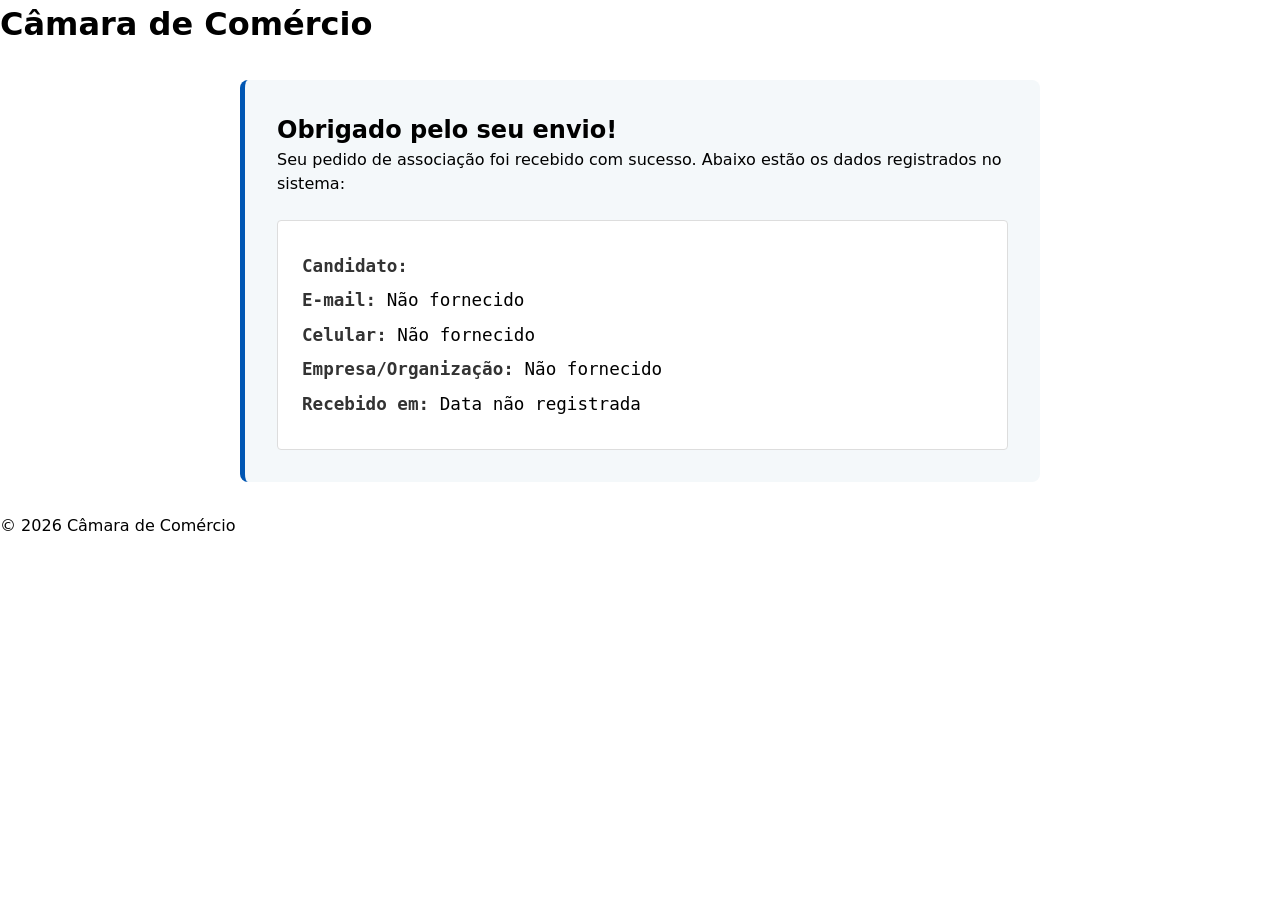
<file: camara/agradecimento.html>
<!DOCTYPE html>
<html lang="pt-BR">
<head>
    <meta charset="UTF-8">
    <meta name="viewport" content="width=device-width, initial-scale=1.0">
    <title>Agradecimento - Câmara de Comércio</title>
    <link rel="stylesheet" href="estilos/normalize.css">
    <style>
        .thank-you-container {
            max-width: 800px;
            margin: 2rem auto;
            padding: 2rem;
            background: #f4f8fa;
            border-radius: 8px;
            border-left: 5px solid #0056b3;
        }
        .data-list {
            margin-top: 1.5rem;
            background: white;
            padding: 1.5rem;
            border: 1px solid #ddd;
            border-radius: 4px;
        }
        .data-list p { margin: 0.5rem 0; font-family: monospace; font-size: 1.1rem; }
        strong { color: #333; }
    </style>
</head>
<body>
    <header>
        <h1>Câmara de Comércio</h1>
    </header>

    <main>
        <div class="thank-you-container">
            <h2>Obrigado pelo seu envio!</h2>
            <p>Seu pedido de associação foi recebido com sucesso. Abaixo estão os dados registrados no sistema:</p>
            
            <!-- Divisória onde o JS vai injetar os resultados -->
            <div class="data-list">
                <p><strong>Candidato:</strong> <span id="res-nome"></span></p>
                <p><strong>E-mail:</strong> <span id="res-email"></span></p>
                <p><strong>Celular:</strong> <span id="res-mobile"></span></p>
                <p><strong>Empresa/Organização:</strong> <span id="res-business"></span></p>
                <p><strong>Recebido em:</strong> <span id="res-timestamp"></span></p>
            </div>
        </div>
    </main>

    <footer>
        <p>&copy; 2026 Câmara de Comércio</p>
    </footer>

    <script>
        // Cria um objeto URLSearchParams passando a string da URL atual (ex: ?fname=Lucas&lname=Santos...)
        const urlParams = new URLSearchParams(window.location.search);

        // Captura e injeta os valores. Usamos || '' para evitar imprimir "null" caso um campo falhe
        const nomeCompleto = (urlParams.get('fname') || '') + ' ' + (urlParams.get('lname') || '');
        document.getElementById('res-nome').textContent = nomeCompleto;
        
        document.getElementById('res-email').textContent = urlParams.get('email') || 'Não fornecido';
        document.getElementById('res-mobile').textContent = urlParams.get('mobile') || 'Não fornecido';
        document.getElementById('res-business').textContent = urlParams.get('business') || 'Não fornecido';

        // Formata o Timestamp bruto para um formato local brasileiro legível
        const rawTimestamp = urlParams.get('timestamp');
        if (rawTimestamp) {
            const dateObj = new Date(rawTimestamp);
            document.getElementById('res-timestamp').textContent = dateObj.toLocaleString('pt-BR');
        } else {
            document.getElementById('res-timestamp').textContent = 'Data não registrada';
        }
    </script>
</body>
</html>
</file>
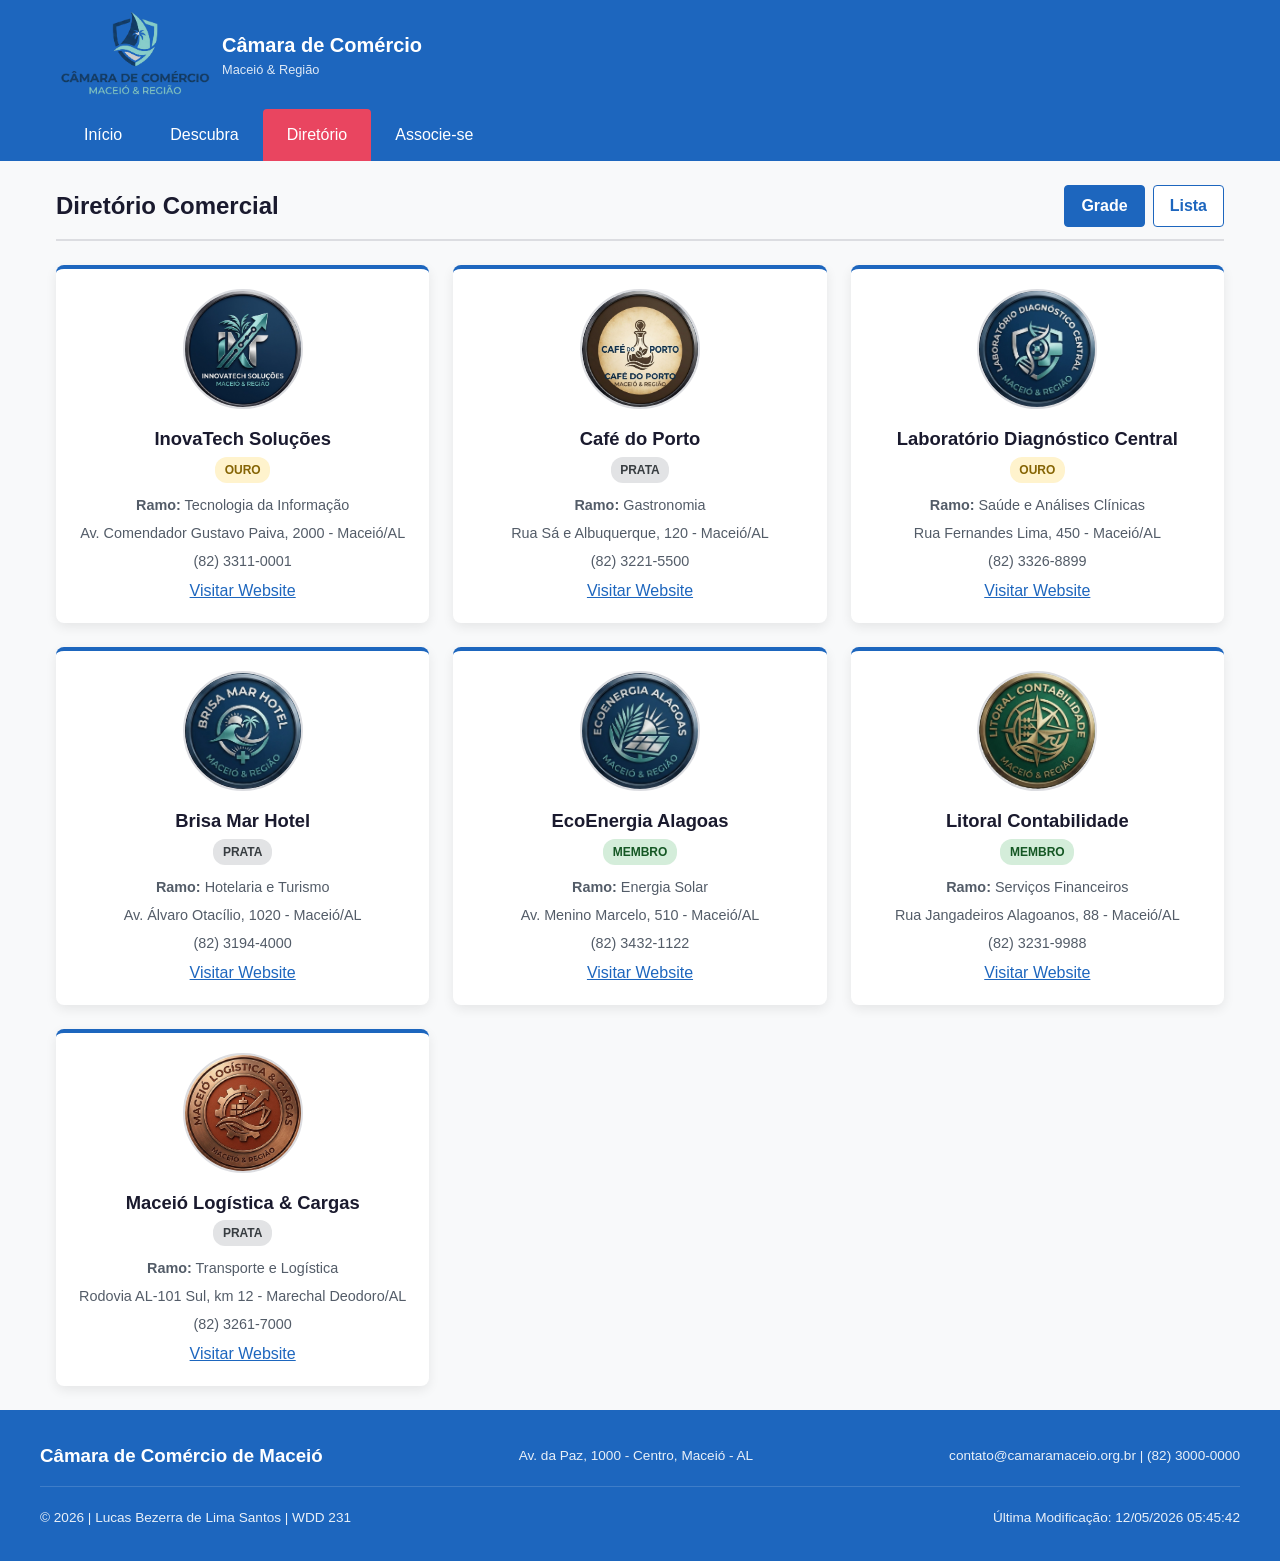
<file: camara/diretorio.html>
<!DOCTYPE html>
<html lang="pt-BR">
<head>
  <meta charset="UTF-8">
  <meta name="viewport" content="width=device-width, initial-scale=1.0">
  <title>Diretório de Membros | Câmara de Comércio de Maceió</title>
  <meta name="description" content="Guia e diretório oficial das empresas associadas à Câmara de Comércio de Maceió. Conheça nossos membros nos níveis Ouro, Prata e Membro.">
  <meta name="author" content="Seu Nome Completo">

  <!-- Favicon -->
  <link rel="icon" type="image/x-icon" href="imagens/favicon.ico">

  <!-- Open Graph / Facebook -->
  <meta property="og:type" content="website">
  <meta property="og:title" content="Diretório de Membros | Câmara de Comércio de Maceió">
  <meta property="og:description" content="Descubra empresas associadas, oportunidades de parceria e fornecedores certificados na região metropolitana.">
  <meta property="og:url" content="https://seunome.github.io/wdd231/camara/diretorio.html">
  <meta property="og:image" content="https://seunome.github.io/wdd231/camara/imagens/og-image.jpg">

  <!-- Estilos (normalize SEMPRE antes do estilo principal) -->
  <link rel="stylesheet" href="estilos/normalize.css">
  <link rel="stylesheet" href="estilos/principal.css">

  <!-- Scripts -->
  <script src="scripts/main.js" defer></script>
  <script src="scripts/diretorio.js" defer></script>
</head>
<body>
  <header>
    <div class="header-container">
      <div class="brand">
        <img src="imagens/logo-camara.webp" alt="Logo da Câmara de Comércio" width="60" height="60">
        <div>
          <h1>Câmara de Comércio</h1>
          <p class="tagline">Maceió & Região</p>
        </div>
      </div>
      <button id="menu-btn" aria-label="Abrir Menu de Navegação" aria-expanded="false">
        <span></span>
        <span></span>
        <span></span>
      </button>
    </div>
    <nav id="primary-nav" class="nav-menu">
      <ul>
        <li><a href="index.html">Início</a></li>
        <li><a href="descubra.html">Descubra</a></li>
        <li><a href="diretorio.html" class="active">Diretório</a></li>
        <li><a href="associacao.html">Associe-se</a></li>
      </ul>
    </nav>
  </header>

  <main>
    <div class="diretorio-header">
      <h2>Diretório Comercial</h2>
      <div class="view-toggle" role="group" aria-label="Alterar visualização do diretório">
        <button id="btn-grid" class="active" aria-pressed="true">Grade</button>
        <button id="btn-list" aria-pressed="false">Lista</button>
      </div>
    </div>

    <!-- Contêiner dinâmico dos membros -->
    <div id="members-container" class="grid-view"></div>
  </main>

  <footer>
    <div class="footer-info">
      <h3>Câmara de Comércio de Maceió</h3>
      <p>Av. da Paz, 1000 - Centro, Maceió - AL</p>
      <p>contato@camaramaceio.org.br | (82) 3000-0000</p>
    </div>
    <div class="footer-dev">
      <p>&copy; <span id="current-year"></span> | Lucas Bezerra de Lima Santos | WDD 231</p>
      <p>Última Modificação: <span id="last-modified"></span></p>
    </div>
  </footer>
</body>
</html>
</file>
<file: camara/estilos/principal.css>
:root {
  --cor-primaria: #1d66be;
  --cor-secundaria: #e94560;
  --cor-fundo: #f8f9fa;
  --cor-card: #ffffff;
  --cor-texto: #1a1a2e;
  --cor-texto-mutado: #535c68;
  --cor-borda: #dcdde1;
  --sombra-card: 0 4px 12px rgba(0, 0, 0, 0.08);
  --font-corpo: 'Roboto', sans-serif;
  --font-titulos: 'Montserrat', sans-serif;

}

body {
  font-family: var(--font-corpo);
  background-color: var(--cor-fundo);
  color: var(--cor-texto);
  display: flex;
  flex-direction: column;
  min-height: 100vh;
}

h1, h2, h3 {
  font-family: var(--font-titulos);
  font-weight: 700;
}

/* Header & Navegação */
header {
  background-color: var(--cor-primaria);
  color: #fff;
}

.header-container {
  display: flex;
  justify-content: space-between;
  align-items: center;
  padding: 0.75rem 1.25rem;
  max-width: 1200px;
  margin: 0 auto;
}

.brand img {
  width: 150px;
  height: auto;
}

.brand {
  display: flex;
  align-items: center;
  gap: 0.75rem;
}

.brand h1 {
  font-size: 1.25rem;
  margin: 0;
}

.tagline {
  font-size: 0.8rem;
  opacity: 0.85;
}

#menu-btn {
  background: none;
  border: none;
  display: flex;
  flex-direction: column;
  gap: 5px;
  cursor: pointer;
  padding: 0.5rem;
}

#menu-btn span {
  display: block;
  width: 25px;
  height: 3px;
  background-color: #fff;
  border-radius: 2px;
}

.nav-menu {
  display: none;
  background-color: #162447;
}

.nav-menu.open {
  display: block;
}

.nav-menu ul {
  list-style: none;
  display: flex;
  flex-direction: column;
}

.nav-menu a {
  display: block;
  padding: 0.9rem 1.5rem;
  color: #fff;
  text-decoration: none;
  border-bottom: 1px solid rgba(255, 255, 255, 0.1);
  transition: background 0.2s ease;
}

.nav-menu a:hover,
.nav-menu a.active {
  background-color: var(--cor-secundaria);
}

/* Main */
main {
  flex: 1;
  padding: 1.5rem 1rem;
  max-width: 1200px;
  width: 100%;
  margin: 0 auto;
}

.diretorio-header {
  display: flex;
  justify-content: space-between;
  align-items: center;
  flex-wrap: wrap;
  gap: 1rem;
  margin-bottom: 1.5rem;
  padding-bottom: 0.75rem;
  border-bottom: 2px solid var(--cor-borda);
}

.view-toggle {
  display: flex;
  gap: 0.5rem;
}

.view-toggle button {
  padding: 0.5rem 1rem;
  border: 1px solid var(--cor-primaria);
  background-color: #fff;
  color: var(--cor-primaria);
  cursor: pointer;
  border-radius: 4px;
  font-weight: 600;
  transition: all 0.2s ease;
}

.view-toggle button.active {
  background-color: var(--cor-primaria);
  color: #fff;
}

/* Visualização em Grade (Cards) */
.grid-view {
  display: grid;
  grid-template-columns: repeat(auto-fill, minmax(280px, 1fr));
  gap: 1.5rem;
}

.grid-view .member-card {
  background: var(--cor-card);
  border-radius: 8px;
  padding: 1.25rem;
  box-shadow: var(--sombra-card);
  display: flex;
  flex-direction: column;
  align-items: center;
  text-align: center;
  border-top: 4px solid var(--cor-primaria);
}

.grid-view .member-card img {
  width: 120px;
  height: 120px;
  object-fit: cover;
  border-radius: 50%;
  margin-bottom: 1rem;
  border: 2px solid var(--cor-borda);
}

.grid-view .member-card h3 {
  margin-bottom: 0.25rem;
  font-size: 1.15rem;
}

.grid-view .member-card .badge {
  display: inline-block;
  font-size: 0.75rem;
  font-weight: bold;
  text-transform: uppercase;
  padding: 0.25rem 0.6rem;
  border-radius: 12px;
  margin-bottom: 0.75rem;
}

.grid-view .member-card p {
  font-size: 0.9rem;
  color: var(--cor-texto-mutado);
  margin-bottom: 0.4rem;
}

.grid-view .member-card a {
  color: var(--cor-primaria);
  text-decoration: underline;
  word-break: break-all;
  margin-top: auto;
  padding-top: 0.5rem;
}

/* Visualização em Lista */
.list-view {
  display: flex;
  flex-direction: column;
  gap: 0.5rem;
}

.list-view .member-card {
  background: var(--cor-card);
  border-radius: 4px;
  padding: 0.9rem 1.2rem;
  box-shadow: 0 1px 4px rgba(0, 0, 0, 0.05);
  display: flex;
  justify-content: space-between;
  align-items: center;
  flex-wrap: wrap;
  gap: 0.75rem;
  border-left: 4px solid var(--cor-primaria);
}

.list-view .member-card img {
  display: none; /* Oculta a imagem na lista simplificada */
}

.list-view .member-info {
  display: flex;
  flex-direction: column;
}

.list-view .member-card h3 {
  font-size: 1.05rem;
}

.list-view .badge {
  font-size: 0.75rem;
  font-weight: bold;
  width: fit-content;
}

/* Níveis de Associação */
.badge-ouro { background: #fff3cd; color: #856404; }
.badge-prata { background: #e2e3e5; color: #383d41; }
.badge-membro { background: #d4edda; color: #155724; }

/* Rodapé */
footer {
  background-color: var(--cor-primaria);
  color: #fff;
  padding: 2rem 1rem;
  margin-top: auto;
}

.footer-info, .footer-dev {
  max-width: 1200px;
  margin: 0 auto;
  text-align: center;
}

.footer-info {
  margin-bottom: 1.25rem;
  border-bottom: 1px solid rgba(255, 255, 255, 0.15);
  padding-bottom: 1rem;
}

.footer-info p, .footer-dev p {
  font-size: 0.85rem;
  opacity: 0.9;
  line-height: 1.6;
}

/* Responsividade Desktop */
@media (min-width: 768px) {
  #menu-btn {
    display: none;
  }

  .nav-menu {
    display: block;
    background: transparent;
  }

  .nav-menu ul {
    flex-direction: row;
    max-width: 1200px;
    margin: 0 auto;
    padding: 0 1.25rem;
  }

  .nav-menu a {
    border-bottom: none;
    border-radius: 4px 4px 0 0;
  }

  .footer-info, .footer-dev {
    display: flex;
    justify-content: space-between;
    text-align: left;
  }

  .footer-info {
    align-items: center;
  }
}
</file>
